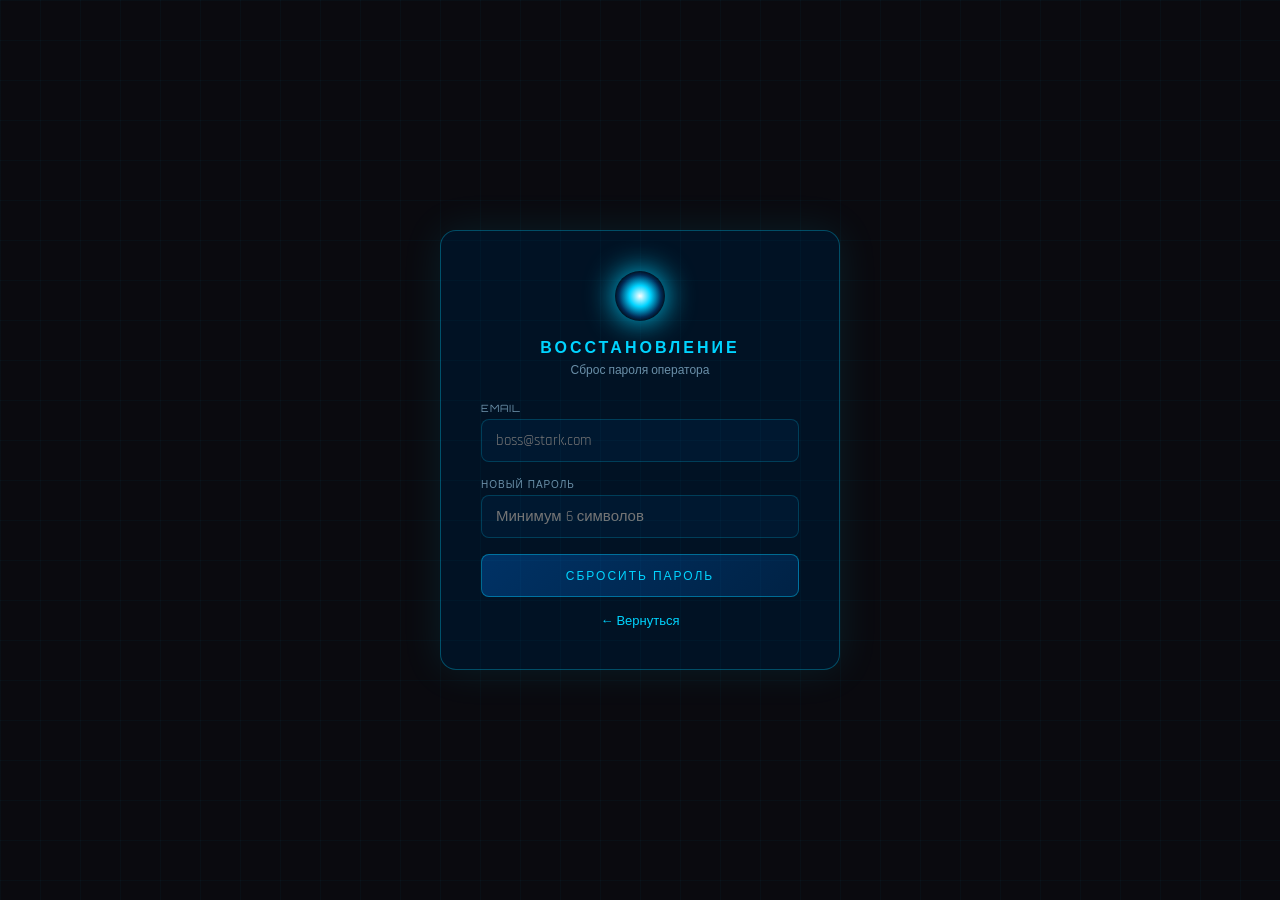
<file: src/main/resources/static/forgot-password.html>
<!DOCTYPE html>
<html lang="ru">
<head>
    <meta charset="UTF-8">
    <meta name="viewport" content="width=device-width, initial-scale=1.0">
    <title>F.R.I.D.A.Y. — Восстановление</title>
    <link href="https://fonts.googleapis.com/css2?family=Orbitron:wght@400;600;700&family=Rajdhani:wght@400;500;600&display=swap" rel="stylesheet">
    <style>
        * { margin:0; padding:0; box-sizing:border-box; }
        body { font-family:'Rajdhani',sans-serif; background:#0a0a0f; color:#c0e8ff; min-height:100vh; display:flex; align-items:center; justify-content:center; }
        body::before { content:''; position:fixed; inset:0; background:linear-gradient(rgba(0,212,255,0.03) 1px,transparent 1px),linear-gradient(90deg,rgba(0,212,255,0.03) 1px,transparent 1px); background-size:40px 40px; pointer-events:none; }
        .card { width:400px; padding:40px; background:rgba(0,20,40,0.85); border:1px solid rgba(0,212,255,0.3); border-radius:16px; box-shadow:0 0 40px rgba(0,212,255,0.1); }
        .reactor-small { width:50px; height:50px; border-radius:50%; background:radial-gradient(circle,#fff 0%,#00d4ff 30%,rgba(0,80,160,0.4) 60%,transparent 70%); box-shadow:0 0 30px #00d4ff; margin:0 auto 16px; animation:pulse 2s ease-in-out infinite; }
        @keyframes pulse { 0%,100%{box-shadow:0 0 20px #00d4ff;}50%{box-shadow:0 0 50px #00d4ff;} }
        h1 { font-family:'Orbitron',sans-serif; text-align:center; font-size:16px; color:#00d4ff; letter-spacing:3px; margin-bottom:6px; }
        .sub { text-align:center; color:#6a8fa8; font-size:12px; margin-bottom:24px; }
        label { display:block; font-family:'Orbitron',sans-serif; font-size:10px; color:#6a8fa8; letter-spacing:1px; margin-bottom:5px; text-transform:uppercase; }
        input { width:100%; padding:11px 14px; background:rgba(0,30,60,0.5); border:1px solid rgba(0,212,255,0.2); border-radius:8px; color:#c0e8ff; font-family:'Rajdhani',sans-serif; font-size:15px; margin-bottom:16px; outline:none; }
        input:focus { border-color:#00d4ff; }
        button { width:100%; padding:13px; background:linear-gradient(135deg,rgba(0,100,200,0.4),rgba(0,60,120,0.4)); border:1px solid rgba(0,212,255,0.4); border-radius:8px; color:#00d4ff; font-family:'Orbitron',sans-serif; font-size:12px; letter-spacing:2px; cursor:pointer; text-transform:uppercase; }
        button:hover { background:rgba(0,150,220,0.3); box-shadow:0 0 20px rgba(0,212,255,0.3); }
        .links { text-align:center; margin-top:16px; font-size:13px; }
        .links a { color:#00d4ff; text-decoration:none; }
        .msg { text-align:center; font-size:13px; margin-bottom:14px; display:none; }
        .msg.error { color:#ff4444; }
        .msg.ok { color:#00ff88; }
    </style>
</head>
<body>
<div class="card">
    <div class="reactor-small"></div>
    <h1>ВОССТАНОВЛЕНИЕ</h1>
    <div class="sub">Сброс пароля оператора</div>
    <div class="msg" id="msg"></div>
    <form onsubmit="return resetPwd(event)">
        <label>Email</label>
        <input type="email" id="email" placeholder="boss@stark.com" required>
        <label>Новый пароль</label>
        <input type="password" id="password" placeholder="Минимум 6 символов" required minlength="6">
        <button type="submit">Сбросить пароль</button>
    </form>
    <div class="links"><a href="/login">← Вернуться</a></div>
</div>
<script>
async function resetPwd(e) {
    e.preventDefault();
    const msg = document.getElementById('msg');
    try {
        const res = await fetch('/api/auth/forgot-password', {
            method:'POST', headers:{'Content-Type':'application/json'},
            body: JSON.stringify({ email:document.getElementById('email').value, password:document.getElementById('password').value })
        });
        const data = await res.json();
        if (data.error) { msg.textContent=data.error; msg.className='msg error'; }
        else { msg.textContent='Пароль обновлён, босс!'; msg.className='msg ok'; setTimeout(()=>window.location.href='/login',1500); }
        msg.style.display='block';
    } catch(err) { msg.textContent='Ошибка связи'; msg.className='msg error'; msg.style.display='block'; }
    return false;
}
</script>
</body>
</html>
</file>
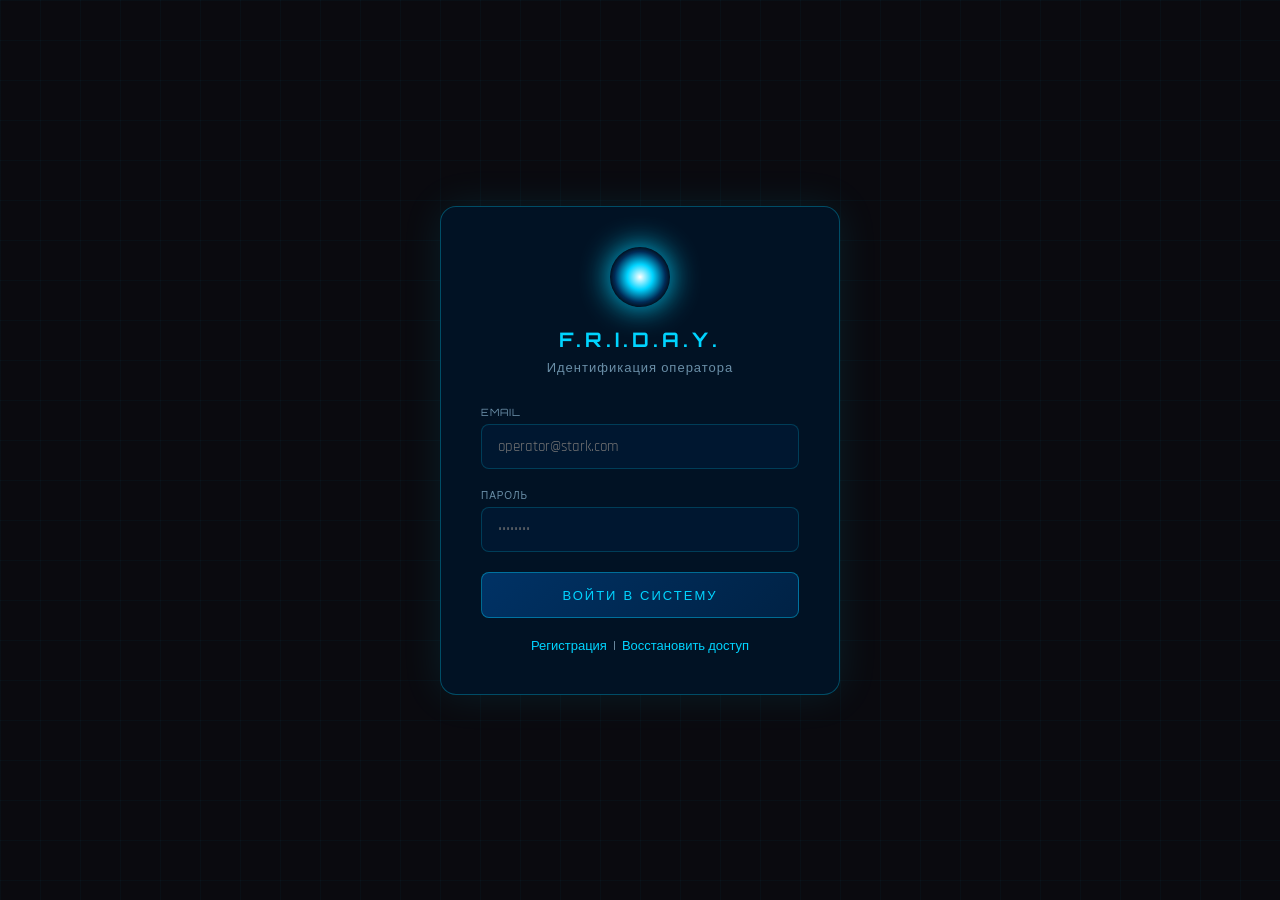
<file: src/main/resources/static/login.html>
<!DOCTYPE html>
<html lang="ru">
<head>
    <meta charset="UTF-8">
    <meta name="viewport" content="width=device-width, initial-scale=1.0">
    <title>F.R.I.D.A.Y. — Авторизация</title>
    <link href="https://fonts.googleapis.com/css2?family=Orbitron:wght@400;600;700&family=Rajdhani:wght@400;500;600&display=swap" rel="stylesheet">
    <style>
        * { margin: 0; padding: 0; box-sizing: border-box; }
        body {
            font-family: 'Rajdhani', sans-serif;
            background: #0a0a0f;
            color: #c0e8ff;
            min-height: 100vh;
            display: flex;
            align-items: center;
            justify-content: center;
        }
        body::before {
            content: '';
            position: fixed;
            inset: 0;
            background: linear-gradient(rgba(0,212,255,0.03) 1px, transparent 1px),
                        linear-gradient(90deg, rgba(0,212,255,0.03) 1px, transparent 1px);
            background-size: 40px 40px;
            pointer-events: none;
        }
        .login-card {
            position: relative;
            width: 400px;
            padding: 40px;
            background: rgba(0,20,40,0.85);
            border: 1px solid rgba(0,212,255,0.3);
            border-radius: 16px;
            backdrop-filter: blur(10px);
            box-shadow: 0 0 40px rgba(0,212,255,0.1);
        }
        .reactor-small {
            width: 60px; height: 60px;
            border-radius: 50%;
            background: radial-gradient(circle, #fff 0%, #00d4ff 30%, rgba(0,80,160,0.4) 60%, transparent 70%);
            box-shadow: 0 0 30px #00d4ff;
            margin: 0 auto 20px;
            animation: pulse 2s ease-in-out infinite;
        }
        @keyframes pulse {
            0%,100% { box-shadow: 0 0 20px #00d4ff; }
            50% { box-shadow: 0 0 50px #00d4ff; }
        }
        h1 {
            font-family: 'Orbitron', sans-serif;
            text-align: center;
            font-size: 20px;
            color: #00d4ff;
            letter-spacing: 4px;
            margin-bottom: 8px;
        }
        .sub { text-align: center; color: #6a8fa8; font-size: 13px; margin-bottom: 30px; letter-spacing: 1px; }
        label {
            display: block;
            font-family: 'Orbitron', sans-serif;
            font-size: 10px;
            color: #6a8fa8;
            letter-spacing: 1px;
            margin-bottom: 6px;
            text-transform: uppercase;
        }
        input {
            width: 100%;
            padding: 12px 16px;
            background: rgba(0,30,60,0.5);
            border: 1px solid rgba(0,212,255,0.2);
            border-radius: 8px;
            color: #c0e8ff;
            font-family: 'Rajdhani', sans-serif;
            font-size: 15px;
            margin-bottom: 20px;
            outline: none;
            transition: border-color 0.3s;
        }
        input:focus { border-color: #00d4ff; box-shadow: 0 0 10px rgba(0,212,255,0.15); }
        button {
            width: 100%;
            padding: 14px;
            background: linear-gradient(135deg, rgba(0,100,200,0.4), rgba(0,60,120,0.4));
            border: 1px solid rgba(0,212,255,0.4);
            border-radius: 8px;
            color: #00d4ff;
            font-family: 'Orbitron', sans-serif;
            font-size: 13px;
            letter-spacing: 2px;
            cursor: pointer;
            transition: all 0.3s;
            text-transform: uppercase;
        }
        button:hover { background: rgba(0,150,220,0.3); box-shadow: 0 0 20px rgba(0,212,255,0.3); }
        .links { text-align: center; margin-top: 20px; font-size: 13px; }
        .links a { color: #00d4ff; text-decoration: none; }
        .links a:hover { text-decoration: underline; }
        .error { color: #ff4444; text-align: center; font-size: 13px; margin-bottom: 16px; display: none; }
        .success { color: #00ff88; text-align: center; font-size: 13px; margin-bottom: 16px; display: none; }
    </style>
</head>
<body>
<div class="login-card">
    <div class="reactor-small"></div>
    <h1>F.R.I.D.A.Y.</h1>
    <div class="sub">Идентификация оператора</div>
    <div class="error" id="error"></div>
    <div class="success" id="success"></div>
    <form id="loginForm" action="/login" method="post">
        <label>Email</label>
        <input type="email" name="username" placeholder="operator@stark.com" required>
        <label>Пароль</label>
        <input type="password" name="password" placeholder="••••••••" required>
        <button type="submit">Войти в систему</button>
    </form>
    <div class="links">
        <a href="/register">Регистрация</a> &nbsp;|&nbsp; <a href="/forgot-password">Восстановить доступ</a>
    </div>
</div>
<script>
    const params = new URLSearchParams(window.location.search);
    if (params.has('error')) {
        const el = document.getElementById('error');
        el.textContent = 'Неверный email или пароль, босс.';
        el.style.display = 'block';
    }
    if (params.has('logout')) {
        const el = document.getElementById('success');
        el.textContent = 'Выход выполнен. До встречи, босс.';
        el.style.display = 'block';
    }
</script>
</body>
</html>
</file>
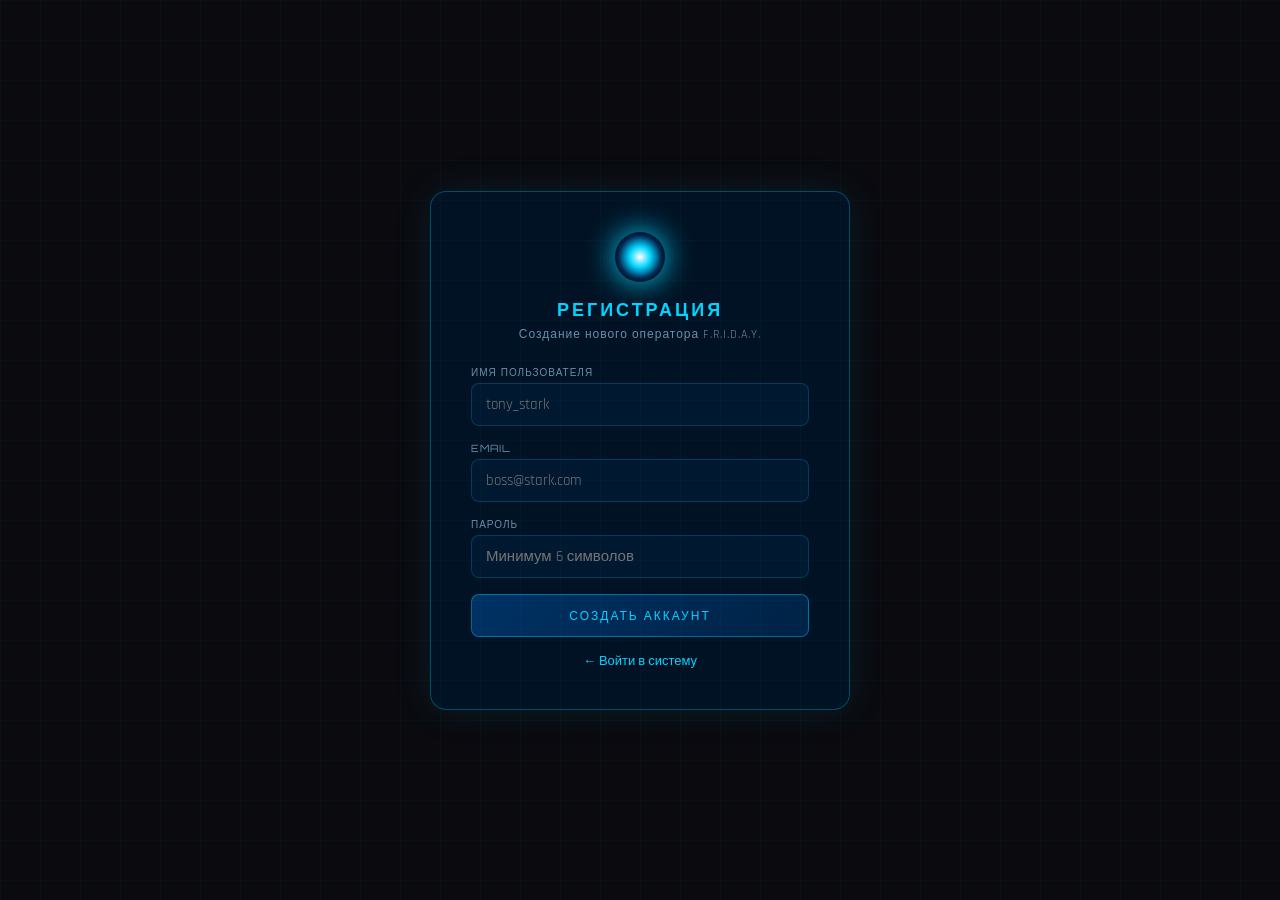
<file: src/main/resources/static/register.html>
<!DOCTYPE html>
<html lang="ru">
<head>
    <meta charset="UTF-8">
    <meta name="viewport" content="width=device-width, initial-scale=1.0">
    <title>F.R.I.D.A.Y. — Регистрация</title>
    <link href="https://fonts.googleapis.com/css2?family=Orbitron:wght@400;600;700&family=Rajdhani:wght@400;500;600&display=swap" rel="stylesheet">
    <style>
        * { margin: 0; padding: 0; box-sizing: border-box; }
        body {
            font-family: 'Rajdhani', sans-serif;
            background: #0a0a0f;
            color: #c0e8ff;
            min-height: 100vh;
            display: flex;
            align-items: center;
            justify-content: center;
        }
        body::before {
            content: '';
            position: fixed; inset: 0;
            background: linear-gradient(rgba(0,212,255,0.03) 1px, transparent 1px),
                        linear-gradient(90deg, rgba(0,212,255,0.03) 1px, transparent 1px);
            background-size: 40px 40px;
            pointer-events: none;
        }
        .card {
            width: 420px; padding: 40px;
            background: rgba(0,20,40,0.85);
            border: 1px solid rgba(0,212,255,0.3);
            border-radius: 16px;
            box-shadow: 0 0 40px rgba(0,212,255,0.1);
        }
        .reactor-small {
            width: 50px; height: 50px; border-radius: 50%;
            background: radial-gradient(circle, #fff 0%, #00d4ff 30%, rgba(0,80,160,0.4) 60%, transparent 70%);
            box-shadow: 0 0 30px #00d4ff;
            margin: 0 auto 16px;
            animation: pulse 2s ease-in-out infinite;
        }
        @keyframes pulse { 0%,100%{box-shadow:0 0 20px #00d4ff;}50%{box-shadow:0 0 50px #00d4ff;} }
        h1 { font-family:'Orbitron',sans-serif; text-align:center; font-size:18px; color:#00d4ff; letter-spacing:3px; margin-bottom:6px; }
        .sub { text-align:center; color:#6a8fa8; font-size:12px; margin-bottom:24px; letter-spacing:1px; }
        label { display:block; font-family:'Orbitron',sans-serif; font-size:10px; color:#6a8fa8; letter-spacing:1px; margin-bottom:5px; text-transform:uppercase; }
        input { width:100%; padding:11px 14px; background:rgba(0,30,60,0.5); border:1px solid rgba(0,212,255,0.2); border-radius:8px; color:#c0e8ff; font-family:'Rajdhani',sans-serif; font-size:15px; margin-bottom:16px; outline:none; transition:border-color 0.3s; }
        input:focus { border-color:#00d4ff; }
        button { width:100%; padding:13px; background:linear-gradient(135deg,rgba(0,100,200,0.4),rgba(0,60,120,0.4)); border:1px solid rgba(0,212,255,0.4); border-radius:8px; color:#00d4ff; font-family:'Orbitron',sans-serif; font-size:12px; letter-spacing:2px; cursor:pointer; transition:all 0.3s; text-transform:uppercase; }
        button:hover { background:rgba(0,150,220,0.3); box-shadow:0 0 20px rgba(0,212,255,0.3); }
        .links { text-align:center; margin-top:16px; font-size:13px; }
        .links a { color:#00d4ff; text-decoration:none; }
        .links a:hover { text-decoration:underline; }
        .msg { text-align:center; font-size:13px; margin-bottom:14px; display:none; }
        .msg.error { color:#ff4444; }
        .msg.ok { color:#00ff88; }
    </style>
</head>
<body>
<div class="card">
    <div class="reactor-small"></div>
    <h1>РЕГИСТРАЦИЯ</h1>
    <div class="sub">Создание нового оператора F.R.I.D.A.Y.</div>
    <div class="msg" id="msg"></div>
    <form id="regForm" onsubmit="return register(event)">
        <label>Имя пользователя</label>
        <input type="text" id="username" placeholder="tony_stark" required>
        <label>Email</label>
        <input type="email" id="email" placeholder="boss@stark.com" required>
        <label>Пароль</label>
        <input type="password" id="password" placeholder="Минимум 6 символов" required minlength="6">
        <button type="submit">Создать аккаунт</button>
    </form>
    <div class="links"><a href="/login">← Войти в систему</a></div>
</div>
<script>
async function register(e) {
    e.preventDefault();
    const msg = document.getElementById('msg');
    try {
        const res = await fetch('/api/auth/register', {
            method: 'POST',
            headers: {'Content-Type':'application/json'},
            body: JSON.stringify({
                username: document.getElementById('username').value,
                email: document.getElementById('email').value,
                password: document.getElementById('password').value
            })
        });
        const data = await res.json();
        if (data.error) {
            msg.textContent = data.error;
            msg.className = 'msg error';
        } else {
            msg.textContent = 'Аккаунт создан, босс! Перенаправляю...';
            msg.className = 'msg ok';
            setTimeout(() => window.location.href = '/login', 1500);
        }
        msg.style.display = 'block';
    } catch(err) {
        msg.textContent = 'Ошибка подключения';
        msg.className = 'msg error';
        msg.style.display = 'block';
    }
    return false;
}
</script>
</body>
</html>
</file>
